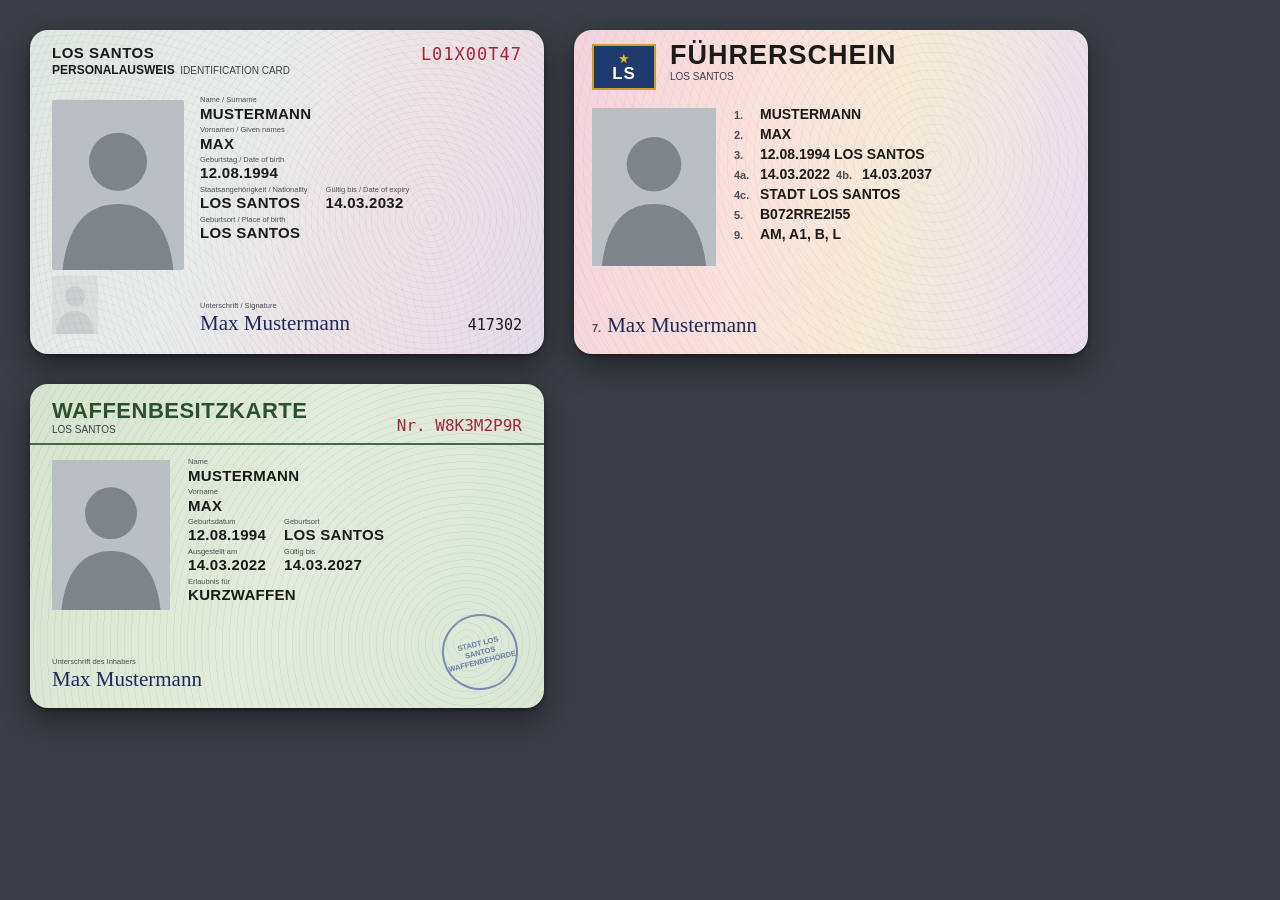
<file: preview.html>
<!DOCTYPE html>
<html lang="de">
<head>
    <meta charset="UTF-8">
    <title>takeperso Vorschau</title>
    <link rel="stylesheet" href="html/style.css">
    <style>
        /* Nur für die Vorschau im Browser, wird im Spiel nicht geladen */
        body { background: #3a3f47; overflow: auto; padding: 30px; }
        #preview { display: flex; flex-wrap: wrap; gap: 30px; }
        #menu { position: static; }
        .silhouette { width: 100%; height: 100%; }
    </style>
</head>
<body>
    <div id="preview"></div>

    <!-- Elemente, die script.js erwartet -->
    <div class="hidden">
        <div id="menu"><div id="menu-items"></div><span id="menu-subtitle"></span><span id="menu-counter"></span><div id="menu-desc"></div></div>
        <div id="card-wrapper"><div id="card"></div></div>
    </div>

    <script src="html/script.js"></script>
    <script>
        const holder = {
            firstname: 'Max', lastname: 'Mustermann', dob: '12.08.1994',
            sex: 'M', birthplace: 'Los Santos', nationality: 'Los Santos'
        };
        const base = {
            holder, country: 'LOS SANTOS', countryCode: 'LS',
            authority: 'STADT LOS SANTOS', issued: '14.03.2022', accessNumber: '417302'
        };
        const examples = [
            { ...base, template: 'id', number: 'L01X00T47', expires: '14.03.2032' },
            { ...base, template: 'driver', number: 'B072RRE2I55', expires: '14.03.2037', classes: 'AM, A1, B, L' },
            { ...base, template: 'weapon', number: 'W8K3M2P9R', expires: '14.03.2027', classes: 'KURZWAFFEN' }
        ];

        const silhouette = `<svg class="silhouette" viewBox="0 0 100 130" preserveAspectRatio="xMidYMax slice">
            <rect width="100" height="130" fill="#b9bfc3"/>
            <circle cx="50" cy="48" r="22" fill="#7d858b"/>
            <path d="M8 130 C12 92 30 80 50 80 C70 80 88 92 92 130 Z" fill="#7d858b"/></svg>`;

        const preview = document.getElementById('preview');
        examples.forEach(doc => {
            const el = document.createElement('div');
            el.className = `card tpl-${doc.template}`;
            el.innerHTML = templates[doc.template](doc, doc.holder, null);
            el.querySelectorAll('.photo, .ghost').forEach(p => p.innerHTML = silhouette);
            preview.appendChild(el);
        });
    </script>
</body>
</html>
</file>
<file: html/style.css>
* { box-sizing: border-box; margin: 0; padding: 0; }

body {
    font-family: Arial, Helvetica, sans-serif;
    background: transparent;
    overflow: hidden;
    user-select: none;
}

.hidden { display: none !important; }

/* =========================================================
   Menü (GTA-Interaktionsmenü-Stil)
   ========================================================= */
#menu {
    position: absolute;
    top: 30px;
    left: 30px;
    width: 432px;
    font-family: 'Chalet', Arial, sans-serif;
}

.menu-banner {
    height: 96px;
    line-height: 96px;
    text-align: center;
    color: #fff;
    font-size: 42px;
    font-weight: 700;
    font-style: italic;
    background-color: #2a5aa8;
    background-size: cover;
    background-position: center;
    text-shadow: 2px 2px 0 rgba(0, 0, 0, 0.35);
}

.menu-sub {
    display: flex;
    justify-content: space-between;
    padding: 8px 10px;
    background: #000;
    color: #6ca0dc;
    font-size: 15px;
    font-weight: 700;
}
#menu-counter { color: #fff; font-weight: 400; }

.menu-item {
    display: flex;
    justify-content: space-between;
    align-items: center;
    height: 38px;
    padding: 0 10px;
    background: rgba(0, 0, 0, 0.72);
    color: #f0f0f0;
    font-size: 16px;
    cursor: pointer;
}
.menu-item.selected { background: #f0f0f0; color: #000; }
.menu-item .right { opacity: .8; font-size: 15px; }

#menu-desc {
    margin-top: 4px;
    padding: 8px 10px;
    background: rgba(0, 0, 0, 0.72);
    color: #f0f0f0;
    font-size: 14px;
    border-top: 2px solid #000;
}
#menu-desc:empty { display: none; }

#menu-keys {
    margin-top: 4px;
    padding: 6px 10px;
    background: rgba(0, 0, 0, 0.72);
    color: #ccc;
    font-size: 12px;
}
#menu-keys kbd, #card-hint kbd {
    display: inline-block;
    padding: 1px 6px;
    margin-right: 3px;
    border-radius: 3px;
    background: rgba(0, 0, 0, .7);
    border: 1px solid rgba(255, 255, 255, .4);
    font-family: inherit;
    font-size: 11px;
    font-weight: 700;
    color: #fff;
}

/* =========================================================
   Karten (ID-1 Format 85,6 x 54 mm)
   ========================================================= */
#card-wrapper {
    position: absolute;
    inset: 0;
    display: flex;
    flex-direction: column;
    justify-content: center;
    align-items: flex-end;
    padding-right: 60px;
    pointer-events: none;
}

#card-hint {
    width: 514px;
    margin-top: 10px;
    text-align: center;
    color: #fff;
    font-size: 14px;
    text-shadow: 0 1px 3px #000;
}
#card-hint kbd {
    display: inline-block;
    padding: 2px 7px;
    margin-right: 4px;
    border-radius: 4px;
    background: rgba(0, 0, 0, .7);
    border: 1px solid rgba(255, 255, 255, .4);
    font-family: inherit;
    font-size: 12px;
    font-weight: 700;
}

.card {
    position: relative;
    width: 514px;
    height: 324px;
    border-radius: 18px;
    overflow: hidden;
    color: #1a1a1a;
    box-shadow: 0 2px 4px rgba(0, 0, 0, .3), 0 12px 30px rgba(0, 0, 0, .45);
}

.lbl {
    display: block;
    font-size: 7.5px;
    line-height: 1.15;
    color: #4a4f58;
}
.val {
    display: block;
    font-size: 15px;
    font-weight: 700;
    letter-spacing: .3px;
    text-transform: uppercase;
    line-height: 1.15;
    margin-bottom: 4px;
}
.photo {
    position: absolute;
    background: #b9bfc3;
    overflow: hidden;
}
.photo img { width: 100%; height: 100%; object-fit: cover; }
.signature {
    font-family: 'Segoe Script', 'Brush Script MT', cursive;
    font-size: 21px;
    color: #1d2a5a;
    white-space: nowrap;
}

/* ---------- Personalausweis ---------- */
.tpl-id {
    background:
        repeating-radial-gradient(circle at 78% 58%, transparent 0 5px, rgba(80, 120, 110, .07) 5px 6px),
        repeating-radial-gradient(circle at 10% 110%, transparent 0 7px, rgba(150, 90, 130, .06) 7px 8px),
        linear-gradient(112deg, #dfe7e2 0%, #e8ecea 38%, #eee0e5 72%, #e4dcea 100%);
}
.tpl-id .head {
    position: absolute;
    top: 14px; left: 22px; right: 22px;
    display: flex;
    justify-content: space-between;
}
.tpl-id .country { font-size: 15px; font-weight: 700; letter-spacing: .5px; }
.tpl-id .doctype { font-size: 10px; margin-top: 2px; color: #3c4048; }
.tpl-id .doctype b { font-size: 12px; color: #1a1a1a; }
.tpl-id .docno {
    font-family: 'OCR-B', 'Consolas', monospace;
    font-size: 17px;
    color: #a3263a;
    letter-spacing: 1px;
}
.tpl-id .photo { left: 22px; top: 70px; width: 132px; height: 170px; border-radius: 3px; }
.tpl-id .photo img { filter: grayscale(1) contrast(1.05); }
.tpl-id .fields { position: absolute; left: 170px; top: 66px; right: 22px; }
.tpl-id .row { display: flex; gap: 18px; }
.tpl-id .sign-wrap { position: absolute; left: 170px; bottom: 18px; }
.tpl-id .access {
    position: absolute;
    right: 22px; bottom: 20px;
    font-family: 'OCR-B', 'Consolas', monospace;
    font-size: 15px;
}
.tpl-id .ghost {
    position: absolute;
    left: 22px; bottom: 20px;
    width: 46px; height: 58px;
    opacity: .25;
}
.tpl-id .ghost img { width: 100%; height: 100%; object-fit: cover; filter: grayscale(1); }

/* ---------- EU-Führerschein ---------- */
.tpl-driver {
    background:
        repeating-linear-gradient(60deg, transparent 0 6px, rgba(200, 80, 120, .05) 6px 7px),
        repeating-radial-gradient(circle at 70% 40%, transparent 0 8px, rgba(120, 90, 160, .06) 8px 9px),
        linear-gradient(100deg, #f4d3dc 0%, #f8e2dc 35%, #f6ecd9 60%, #e9dcf0 100%);
}
.tpl-driver .badge {
    position: absolute;
    top: 14px; left: 18px;
    width: 64px; height: 46px;
    background: #1f3a6e;
    border: 2px solid #c9a227;
    display: flex;
    flex-direction: column;
    align-items: center;
    justify-content: center;
    line-height: 1;
}
.tpl-driver .badge .star { color: #e3b92b; font-size: 13px; }
.tpl-driver .badge .cc { color: #fff; font-size: 17px; font-weight: 700; letter-spacing: 1px; }
.tpl-driver .title {
    position: absolute;
    top: 10px; left: 96px; right: 18px;
}
.tpl-driver .title .big { font-size: 27px; font-weight: 700; letter-spacing: 1px; }
.tpl-driver .title .small { font-size: 10px; color: #3c4048; }
.tpl-driver .photo { left: 18px; top: 78px; width: 124px; height: 158px; }
.tpl-driver .fields { position: absolute; left: 160px; top: 76px; right: 18px; }
.tpl-driver .f { display: flex; align-items: baseline; gap: 6px; margin-bottom: 4px; }
.tpl-driver .f .n { font-size: 11px; font-weight: 700; color: #4a4f58; min-width: 20px; }
.tpl-driver .f .v { font-size: 14px; font-weight: 700; text-transform: uppercase; }
.tpl-driver .sign-wrap { position: absolute; left: 18px; bottom: 16px; display: flex; gap: 6px; align-items: baseline; }

/* ---------- Waffenbesitzkarte ---------- */
.tpl-weapon {
    background:
        repeating-radial-gradient(circle at 85% 80%, transparent 0 6px, rgba(40, 90, 50, .07) 6px 7px),
        linear-gradient(110deg, #d6e4cf 0%, #e3ecdc 50%, #d9e6d6 100%);
}
.tpl-weapon .head {
    padding: 14px 22px 8px;
    border-bottom: 2px solid #3d6b45;
    display: flex;
    justify-content: space-between;
    align-items: flex-end;
}
.tpl-weapon .head .big { font-size: 22px; font-weight: 700; color: #2c4f32; letter-spacing: .5px; }
.tpl-weapon .head .small { font-size: 10px; color: #3c4048; }
.tpl-weapon .docno { font-family: 'OCR-B', 'Consolas', monospace; font-size: 16px; color: #a3263a; }
.tpl-weapon .photo { left: 22px; top: 76px; width: 118px; height: 150px; }
.tpl-weapon .fields { position: absolute; left: 158px; top: 74px; right: 22px; }
.tpl-weapon .row { display: flex; gap: 18px; }
.tpl-weapon .stamp {
    position: absolute;
    right: 26px; bottom: 18px;
    width: 76px; height: 76px;
    border: 2px solid rgba(40, 70, 140, .55);
    border-radius: 50%;
    display: flex;
    align-items: center;
    justify-content: center;
    text-align: center;
    font-size: 7.5px;
    font-weight: 700;
    color: rgba(40, 70, 140, .65);
    transform: rotate(-14deg);
}
.tpl-weapon .sign-wrap { position: absolute; left: 22px; bottom: 16px; }
</file>
